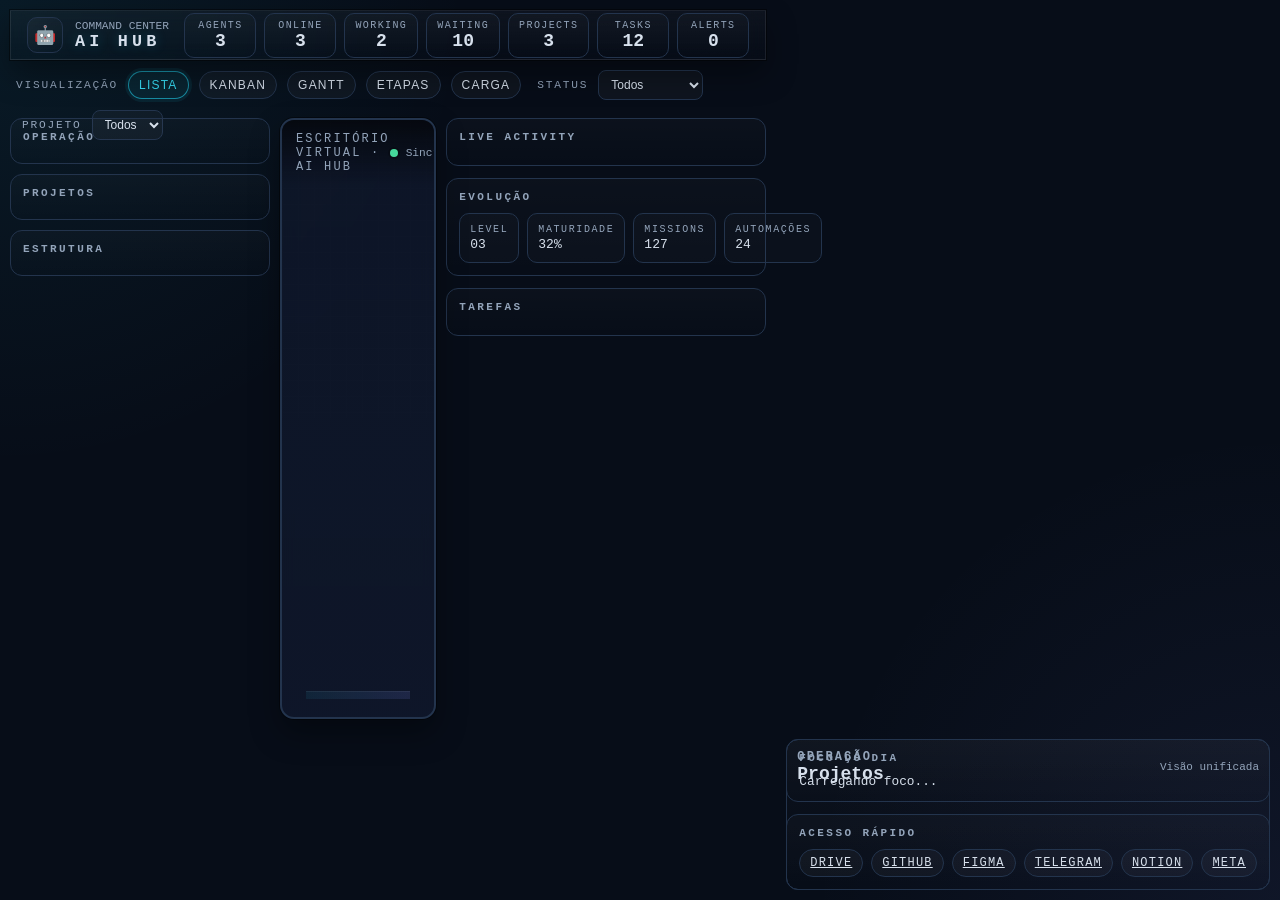
<file: index.html>
<!DOCTYPE html>
<html lang="pt-BR">
<head>
  <meta charset="UTF-8" />
  <meta name="viewport" content="width=device-width, initial-scale=1.0" />
  <title>AI HUB — AI AGENT COMMAND CENTER</title>
  <link rel="stylesheet" href="./src/styles/theme.css">
</head>
<body>
  <div class="app">
    <!-- Header -->
    <header class="header glass" style="grid-area:header">
      <div class="flex items-center gap-3">
        <div class="avatar">🤖</div>
        <div>
          <div class="text-xs text-dim">COMMAND CENTER</div>
          <h1>AI HUB</h1>
        </div>
      </div>
      <div class="kpis" id="kpis">
        <div class="kpi"><span class="label">Agents</span><span class="value" id="kpi-agents">3</span></div>
        <div class="kpi"><span class="label">Online</span><span class="value" id="kpi-online">3</span></div>
        <div class="kpi"><span class="label">Working</span><span class="value" id="kpi-working">2</span></div>
        <div class="kpi"><span class="label">Waiting</span><span class="value" id="kpi-waiting">10</span></div>
        <div class="kpi"><span class="label">Projects</span><span class="value" id="kpi-projects">3</span></div>
        <div class="kpi"><span class="label">Tasks</span><span class="value" id="kpi-tasks">12</span></div>
        <div class="kpi"><span class="label">Alerts</span><span class="value" id="kpi-alerts">0</span></div>
      </div>
    </header>

    <header class="header-controls">
      <span class="text-xs text-dim" style="letter-spacing:0.16em;text-transform:uppercase">Visualização</span>
      <button class="chip active" data-view="list">Lista</button>
      <button class="chip" data-view="kanban">Kanban</button>
      <button class="chip" data-view="gantt">Gantt</button>
      <button class="chip" data-view="steps">Etapas</button>
      <button class="chip" data-view="workload">Carga</button>
      <span class="text-xs text-dim" style="margin-left:6px;letter-spacing:0.16em;text-transform:uppercase">Status</span>
      <select id="filter-status">
        <option value="all">Todos</option>
        <option value="WORKING">Trabalhando</option>
        <option value="WAITING">Aguardando</option>
        <option value="ANALYZING">Analisando</option>
        <option value="OFFLINE">Offline</option>
      </select>
      <span class="text-xs text-dim" style="margin-left:6px;letter-spacing:0.16em;text-transform:uppercase">Projeto</span>
      <select id="filter-project">
        <option value="all">Todos</option>
      </select>
    </header>

    <!-- Nav -->
    <nav class="nav" id="nav">
      <div class="nav-section">
        <h3>Operação</h3>
        <div id="agent-list"></div>
      </div>
      <div class="nav-section">
        <h3>Projetos</h3>
        <div id="project-list"></div>
      </div>
      <div class="nav-section">
        <h3>Estrutura</h3>
        <div class="hierarchy" id="hierarchy"></div>
      </div>
    </nav>

    <!-- Office -->
    <section class="office glass" id="office">
      <div class="office-header">
        <div class="office-title">Escritório Virtual · AI HUB</div>
        <div class="flex items-center gap-2">
          <span class="status-dot status-ONLINE"></span>
          <span class="text-xs text-dim">Sincronizado</span>
        </div>
      </div>
      <div class="stage" id="stage"></div>
      <div class="office-floor"></div>
      <div class="office-tooltip" id="office-tooltip"></div>
    </section>

    <section class="main-view" id="main-view">
      <div style="display:flex;align-items:center;justify-content:space-between;margin-bottom:8px">
        <div>
          <div style="font-size:12px;font-weight:700;letter-spacing:0.18em;text-transform:uppercase;color:var(--text-dim)">Operação</div>
          <div style="font-size:18px;font-weight:700" id="view-title">Projetos</div>
        </div>
        <div style="font-size:11px;color:var(--text-dim)" id="view-subtitle">Visão unificada</div>
      </div>
      <div id="view-stage" style="flex:1;min-height:0;overflow:auto"></div>
    </section>

    <!-- Right panels -->
    <aside class="right">
      <div class="panel">
        <h3>Live Activity</h3>
        <div class="feed" id="feed"></div>
      </div>
      <div class="panel">
        <h3>Evolução</h3>
        <div class="flex gap-2 text-xs">
          <div class="field"><span class="k">Level</span><span class="v">03</span></div>
          <div class="field"><span class="k">Maturidade</span><span class="v">32%</span></div>
          <div class="field"><span class="k">Missions</span><span class="v">127</span></div>
          <div class="field"><span class="k">Automações</span><span class="v">24</span></div>
        </div>
      </div>
      <div class="panel">
        <h3>Tarefas</h3>
        <div id="task-list"></div>
      </div>
    </aside>

    <aside class="right2">
      <div class="panel">
        <h3>Foco do Dia</h3>
        <div id="focus-day" class="text-sm" style="margin-top:4px">Carregando foco...</div>
      </div>
      <div class="panel">
        <h3>Acesso Rápido</h3>
        <div class="flex gap-2 text-xs" style="flex-wrap:wrap;margin-top:4px">
          <a class="chip" href="https://drive.google.com" target="_blank" rel="noopener">Drive</a>
          <a class="chip" href="https://github.com/flavio-guedes" target="_blank" rel="noopener">GitHub</a>
          <a class="chip" href="https://www.figma.com" target="_blank" rel="noopener">Figma</a>
          <a class="chip" href="https://telegram.org" target="_blank" rel="noopener">Telegram</a>
          <a class="chip" href="https://www.notion.so" target="_blank" rel="noopener">Notion</a>
          <a class="chip" href="https://www.meta.com" target="_blank" rel="noopener">Meta</a>
        </div>
      </div>
    </aside>

    <!-- Detail sidebar -->
    <aside class="detail" id="detail">
      <div class="hero">
        <div class="flex items-center gap-3">
          <div class="avatar" id="detail-avatar"></div>
          <div>
            <div style="font-size:18px;font-weight:700" id="detail-name"></div>
            <div class="text-xs text-dim" id="detail-role"></div>
          </div>
        </div>
      </div>
      <div class="fields" id="detail-fields"></div>
    </aside>
  </div>

  <script>
    // 1. DATA LAYER — carrega de JSON externo
    let data = {};
    async function loadData() {
      try {
        const res = await fetch('./src/data/ai-hub.json', { cache: 'no-store' });
        if (!res.ok) throw new Error('Falha ao carregar dados');
        data = await res.json();
      } catch (e) {
        console.error(e);
        data = { humans: [], agents: [], talentPool: [], projects: [], tasks: [], feed: [] };
      }
      refresh();
    }

    // -----------------------
    // 2. STATE
    // -----------------------
    let selectedAgentId = null;
    let selectedTalentId = null;

    // -----------------------
    // 3. RENDER HELPERS
    // -----------------------
    const $ = (sel) => document.querySelector(sel);
    const $$ = (sel) => Array.from(document.querySelectorAll(sel));

    function statusClass(status) {
      return "status-" + status.replace(" ", "_").replace("/", "_");
    }

    function renderKPIs() {
      const agents = [...data.humans, ...data.agents];
      const online = agents.filter(a => a.status !== "OFFLINE").length;
      const working = agents.filter(a => a.status === "WORKING").length;
      const waiting = data.talentPool.length + agents.filter(a => a.status === "WAITING" || a.status === "OFFLINE").length;
      $("#kpi-agents").textContent = String(agents.length).padStart(2, "0");
      $("#kpi-online").textContent = String(online).padStart(2, "0");
      $("#kpi-working").textContent = String(working).padStart(2, "0");
      $("#kpi-waiting").textContent = String(waiting).padStart(2, "0");
      $("#kpi-projects").textContent = String(data.projects.length).padStart(2, "0");
      $("#kpi-tasks").textContent = String(data.tasks.length).padStart(2, "0");
      $("#kpi-alerts").textContent = "00";
    }

    function stepHTML(id, step) {
      const key = String(step.status || "").toLowerCase();
      let css = "step-status-todo";
      let icon = "⬜";
      if (key.includes("conclu") || key.includes("done") || key.includes("complete")) { css = "step-status-done"; icon = "✅"; }
      else if (key.includes("andamento") || key.includes("doing") || key.includes("working")) { css = "step-status-doing"; icon = "🔵"; }
      return `
        <div class="step">
          <div class="step-icon">${icon}</div>
          <div class="step-body">
            <div class="step-title">${step.title}</div>
            <div class="step-meta">${step.status || "Sem status"}</div>
          </div>
          <span class="step-pill ${css}">${step.status || "—"}</span>
        </div>
      `;
    }

    function renderAgentList() {
      const container = $("#agent-list");
      container.innerHTML = "";
      data.humans.forEach(h => container.appendChild(rowFor(h, true)));
      data.agents.forEach(a => container.appendChild(rowFor(a, false)));
    }

    function rowFor(entity, isHuman) {
      const row = document.createElement("div");
      row.className = "agent-row" + (selectedAgentId === entity.id ? " active" : "");
      row.dataset.id = entity.id;
      row.innerHTML = `
        <div class="avatar" style="border-color:${entity.color || 'var(--border)'}">${entity.emoji}</div>
        <div style="flex:1;min-width:0">
          <div style="font-size:13px;font-weight:600;white-space:nowrap;overflow:hidden;text-overflow:ellipsis">${entity.name}</div>
          <div class="text-xs text-dim">${entity.role}</div>
        </div>
        <div class="status-dot ${statusClass(entity.status)}"></div>
      `;
      row.addEventListener("click", () => openDetail(entity));
      return row;
    }

    function renderTalentList() {
      const container = $("#talent-list");
      if (!container) return;
      container.innerHTML = "";
      data.talentPool.slice(0, 4).forEach(t => {
        const row = document.createElement("div");
        row.className = "agent-row" + (selectedTalentId === t.id ? " active" : "");
        row.dataset.id = t.id;
        row.innerHTML = `
          <div class="avatar">${t.emoji}</div>
          <div style="flex:1;min-width:0">
            <div style="font-size:13px;font-weight:600">${t.name}</div>
            <div class="text-xs text-dim">${t.role} · ⏳ Waiting</div>
          </div>
        `;
        row.addEventListener("click", () => { selectedTalentId = t.id; renderTalentList(); renderTalentGrid(); });
        container.appendChild(row);
      });
    }

    function renderProjectList() {
      const container = $("#project-list");
      container.innerHTML = "";
      data.projects.forEach(p => {
        const row = document.createElement("div");
        row.className = "agent-row";
        row.innerHTML = `
          <div class="avatar">📁</div>
          <div style="flex:1;min-width:0">
            <div style="font-size:13px;font-weight:600;white-space:nowrap;overflow:hidden;text-overflow:ellipsis">${p.name}</div>
            <div class="text-xs text-dim">${p.agents.length} agentes · ${p.progress}%</div>
          </div>
        `;
        const milestones = (p.milestones || []).filter(Boolean);
        const panel = document.createElement("div");
        panel.className = "expandable";
        panel.innerHTML = milestones.length
          ? milestones.map((m, idx) => stepHTML(p.id + "-p-" + idx, m)).join("")
          : `<div class="text-xs text-dim">Sem etapas definidas.</div>`;
        row.addEventListener("click", () => {
          panel.classList.toggle("open");
          row.classList.toggle("active");
        });
        container.appendChild(row);
        container.appendChild(panel);
      });
    }

    function renderTaskList() {
      const container = $("#task-list");
      if (!container) return;
      container.innerHTML = "";
      const grouped = {};
      (data.tasks || []).forEach(t => {
        const project = t.project || "Geral";
        grouped[project] = grouped[project] || [];
        grouped[project].push(t);
      });
      Object.keys(grouped).forEach(project => {
        const groupTitle = document.createElement("div");
        groupTitle.style.cssText = "font-size:10px;color:var(--text-dim);letter-spacing:0.14em;text-transform:uppercase;margin-top:10px;margin-bottom:4px";
        groupTitle.textContent = project;
        container.appendChild(groupTitle);
        grouped[project].forEach(t => {
          const item = document.createElement("div");
          item.className = "agent-row";
          const milestoneCount = (t.milestones || []).filter(Boolean).length;
          item.innerHTML = `
            <div class="avatar" style="font-size:12px">📌</div>
            <div style="flex:1;min-width:0">
              <div style="font-size:12px;font-weight:600;white-space:nowrap;overflow:hidden;text-overflow:ellipsis">${t.title}</div>
              <div class="text-xs text-dim">${t.status || ""} · ${milestoneCount} etapas</div>
            </div>
            <div style="font-size:11px;color:var(--text)">${t.progress ?? 0}%</div>
          `;
          const milestonePanel = document.createElement("div");
          milestonePanel.className = "expandable";
          const milestones = (t.milestones || []).filter(Boolean);
          milestonePanel.innerHTML = milestones.length
            ? milestones.map((m, idx) => stepHTML(t.id + "-t-" + idx, m)).join("")
            : `<div class="text-xs text-dim">Sem etapas.</div>`;
          item.addEventListener("click", () => {
            milestonePanel.classList.toggle("open");
            item.classList.toggle("active");
          });
          container.appendChild(item);
          container.appendChild(milestonePanel);
        });
      });
    }

    function renderHierarchy() {
      const el = $("#hierarchy");
      const humans = data.humans.map(h => ({ ...h, children: [] }));
      const agents = data.agents.map(a => ({ ...a, children: [] }));
      const pixelion = humans[0];
      const logix = agents.find(a => a.id === "logix");
      const creatives = agents.filter(a => a.department === "Creative");
      const products = agents.filter(a => a.department === "Product");
      const strategy = agents.filter(a => a.department === "Strategy");

      const buildNode = (n) => `<div class="h-node"><div style="font-weight:700">${n.emoji} ${n.name}</div><div class="text-xs text-dim">${n.role}</div></div>`;
      el.innerHTML = `
        ${buildNode(pixelion)}
        <div class="h-branch"></div>
        ${buildNode(logix)}
        <div class="h-row">
          <div style="display:flex;flex-direction:column;align-items:center;gap:8px">
            ${creatives.map(c => `<div>${buildNode(c)}</div>`).join("")}
          </div>
          <div style="display:flex;flex-direction:column;align-items:center;gap:8px">
            ${products.map(p => `<div>${buildNode(p)}</div>`).join("")}
          </div>
          <div style="display:flex;flex-direction:column;align-items:center;gap:8px">
            ${strategy.map(s => `<div>${buildNode(s)}</div>`).join("")}
          </div>
        </div>
      `;
    }

    function drawPixelSprite(canvas, rows, palette) {
      const ctx = canvas.getContext('2d');
      canvas.width = rows[0].length;
      canvas.height = rows.length;
      ctx.imageSmoothingEnabled = false;
      ctx.clearRect(0,0,canvas.width,canvas.height);
      rows.forEach((row, y) => {
        [...row].forEach((ch, x) => {
          const color = palette[ch];
          if (!color || color === 'transparent') return;
          ctx.fillStyle = color;
          ctx.fillRect(x, y, 1, 1);
        });
      });
    }

    const PX = {
      '.': 'transparent',
      '#': '#0b1020',
      'W': '#e2e8f0',
      'S': '#1f2937',
      'B': '#334155',
      'Y': '#fbbf24',
      'G': '#34d399',
      'R': '#f87171',
      'C': '#c084fc',
      'M': '#60a5fa',
      'O': '#f97316',
      'P': '#22d3ee',
      'D': '#fde68a'
    };

    const CHAR = {
      master: [
        '..DWW.',
        '.DWWWD',
        '.WWWWW',
        'WWWWWW',
        '.BBBB.',
        '.BBBB.',
        '..B.B.',
        '..B.B.',
        '..S.S.',
        '..S.S.'
      ],
      'creative-director': [
        '..CWW.',
        '.CWWWC',
        '.WWWWW',
        'WWWWWW',
        '.BBBB.',
        '.BBBB.',
        '..B.B.',
        '..B.B.',
        '..S.S.',
        '..S.S.'
      ],
      'product-designer': [
        '..MWM.',
        '.MWWWM',
        '.WWWWW',
        'WWWWWW',
        '.BBBB.',
        '.BBBB.',
        '..B.B.',
        '..B.B.',
        '..S.S.',
        '..S.S.'
      ],
      flavio: [
        '..YWW.',
        '.YWWWY',
        '.WWWWW',
        'WWWWWW',
        '.BBBB.',
        '.BBBB.',
        '..B.B.',
        '..B.B.',
        '..S.S.',
        '..S.S.'
      ]
    };

    const DECOR = {
      board: {
        label: 'Aprovações',
        svg: `<svg xmlns='http://www.w3.org/2000/svg' width='72' height='56' viewBox='0 0 72 56' shape-rendering='crispEdges'><rect x='4' y='4' width='64' height='48' fill='#0f172a'/><rect x='4' y='4' width='64' height='6' fill='#1e293b'/><rect x='12' y='16' width='20' height='4' fill='#334155'/><rect x='12' y='24' width='40' height='4' fill='#334155'/><rect x='12' y='32' width='32' height='4' fill='#334155'/><rect x='56' y='40' width='8' height='10' fill='#fbbf24' opacity='.9'/></svg>`
      },
      screen: {
        label: 'Ferramentas',
        svg: `<svg xmlns='http://www.w3.org/2000/svg' width='72' height='56' viewBox='0 0 72 56' shape-rendering='crispEdges'><rect x='8' y='6' width='56' height='38' fill='#0b1020'/><rect x='12' y='10' width='48' height='6' fill='#22d3ee' opacity='.35'/><rect x='12' y='20' width='48' height='4' fill='#1f2937'/><rect x='12' y='28' width='32' height='4' fill='#1f2937'/><rect x='12' y='36' width='24' height='4' fill='#1f2937'/><rect x='24' y='44' width='24' height='4' fill='#334155'/></svg>`
      },
      shelf: {
        label: 'Projetos',
        svg: `<svg xmlns='http://www.w3.org/2000/svg' width='72' height='56' viewBox='0 0 72 56' shape-rendering='crispEdges'><rect x='4' y='8' width='64' height='4' fill='#1f2937'/><rect x='4' y='28' width='64' height='4' fill='#1f2937'/><rect x='12' y='10' width='16' height='18' fill='#c084fc' opacity='.35'/><rect x='32' y='10' width='16' height='18' fill='#22d3ee' opacity='.35'/><rect x='52' y='10' width='10' height='18' fill='#fbbf24' opacity='.35'/></svg>`
      },
      meeting: {
        label: 'Reuniões',
        svg: `<svg xmlns='http://www.w3.org/2000/svg' width='72' height='56' viewBox='0 0 72 56' shape-rendering='crispEdges'><rect x='8' y='24' width='56' height='4' fill='#334155'/><rect x='16' y='28' width='12' height='14' fill='#1f2937'/><rect x='44' y='28' width='12' height='14' fill='#1f2937'/><rect x='20' y='16' width='8' height='8' fill='#60a5fa' opacity='.6'/><rect x='44' y='16' width='8' height='8' fill='#c084fc' opacity='.6'/></svg>`
      },
      plant: {
        label: 'Clima',
        svg: `<svg xmlns='http://www.w3.org/2000/svg' width='72' height='56' viewBox='0 0 72 56' shape-rendering='crispEdges'><rect x='28' y='36' width='16' height='12' fill='#1f2937'/><rect x='24' y='32' width='24' height='4' fill='#334155'/><rect x='32' y='14' width='12' height='18' fill='#46D89C' opacity='.35'/><rect x='28' y='22' width='4' height='10' fill='#1f2937'/></svg>`
      },
      clock: {
        label: 'Tempo',
        svg: `<svg xmlns='http://www.w3.org/2000/svg' width='72' height='56' viewBox='0 0 72 56' shape-rendering='crispEdges'><rect x='20' y='10' width='32' height='32' fill='#0f172a'/><rect x='20' y='10' width='32' height='32' fill='none' stroke='#23344D' stroke-width='2'/><rect x='36' y='14' width='4' height='16' fill='#FFC247' opacity='.8'/><rect x='34' y='28' width='14' height='4' fill='#36D8F0' opacity='.8'/></svg>`
      }
    };

    const OFFICE_TOOLTIPS = {
      'pixelion': '🧑‍💼 Pixelion — Comando',
      'logix': '⚙️ Logi-X — Operações',
      'visiona': '🎨 Visiona — Criativo',
      'uxel': '🧩 Uxel — Produto',
      'stratego': '♟️ Stratego — Estratégia'
    };

    function spriteHTMLFor(entity) {
      const color = entity.color || '#22d3ee';
      const svg = `<svg xmlns='http://www.w3.org/2000/svg' width='64' height='80' viewBox='0 0 64 80' shape-rendering='crispEdges'><rect x='20' y='4' width='24' height='6' fill='${color}' /><rect x='12' y='10' width='40' height='10' fill='${color}' /><rect x='4' y='20' width='56' height='12' fill='${color}' /><rect x='8' y='32' width='48' height='12' fill='${color}' /><rect x='4' y='44' width='56' height='12' fill='${color}' /><rect x='16' y='56' width='32' height='10' fill='${color}' /><rect x='24' y='66' width='16' height='6' fill='${color}' /><rect x='20' y='4' width='24' height='6' fill='white' opacity='.15' /><rect x='12' y='10' width='40' height='10' fill='white' opacity='.1' /><rect x='20' y='14' width='24' height='2' fill='white' opacity='.2' /></svg>`;
      const desk = entity.monitor ? '<div class="desk"></div>' : '';
      const monitor = entity.monitor ? '<div class="monitor"></div>' : '';
      return `<div class="sprite-pixel">${desk}${monitor}${svg}<div class="status-badge">${entity.status.replace('_',' ')}</div></div>`;
    }

    function renderStage() {
      const stage = $("#stage");
      stage.innerHTML = "";
      const slots = [
        { x: 2, y: 1, w: 3, h: 3, entity: data.humans.find(a => a.id === "pixelion"), zone: "Command" },
        { x: 7, y: 1, w: 3, h: 3, entity: data.agents.find(a => a.id === "logix"), zone: "Operations" },
        { x: 2, y: 5, w: 3, h: 3, entity: data.agents.find(a => a.id === "uxel"), zone: "Product" },
        { x: 7, y: 5, w: 3, h: 3, entity: data.agents.find(a => a.id === "visiona"), zone: "Creative" }
      ];
      slots.forEach(s => {
        if (!s.entity) return;
        const spot = document.createElement("div");
        spot.className = "agent-spot";
        spot.dataset.status = s.entity.status;
        spot.style.gridColumn = `${s.x} / span ${s.w}`;
        spot.style.gridRow = `${s.y} / span ${s.h}`;
        const isWaiting = s.entity.status === "WAITING";
        spot.innerHTML = `<div class="sprite">${spriteHTMLFor(s.entity)}</div>`;
        spot.addEventListener("click", () => openDetail(s.entity));
        stage.appendChild(spot);
      });

      const decors = [
        { key: "shelf", x: 9, y: 2, w: 3, h: 3 },
        { key: "board", x: 1, y: 5, w: 3, h: 3 },
        { key: "meeting", x: 1, y: 1, w: 2, h: 2 },
        { key: "screen", x: 10, y: 6, w: 3, h: 2 },
        { key: "plant", x: 4, y: 6, w: 2, h: 2 },
        { key: "clock", x: 9, y: 5, w: 2, h: 2 }
      ];
      decors.forEach(d => {
        const item = document.createElement("div");
        item.className = "agent-spot decor interactive";
        item.style.gridColumn = `${d.x} / span ${d.w}`;
        item.style.gridRow = `${d.y} / span ${d.h}`;
        item.dataset.status = "";
        item.dataset.decorLabel = DECOR[d.key].label;
        item.innerHTML = `<div style="padding:10px;display:flex;flex-direction:column;gap:10px">
          ${DECOR[d.key].svg}
          <div class="office-label">${DECOR[d.key].label}</div>
        </div>`;
        item.addEventListener("click", () => {
          if (d.key === "shelf") {
            const projects = data.projects || [];
            if (projects.length) {
              const first = projects[0];
              openDetail({
                id: first.id,
                name: first.name,
                role: "Projeto",
                emoji: "📁",
                status: "Ativo",
                project: first.name,
                task: `${first.progress}%`,
                progress: first.progress,
                lastActivity: "—",
                nextAction: "Ver milestones",
                coordinator: "—",
                location: "Painel"
              });
            }
          }
        });
        item.addEventListener("mouseenter", (evt) => {
          const tooltip = $("#office-tooltip");
          tooltip.textContent = DECOR[d.key].label;
          tooltip.classList.add("visible");
          positionTooltip(evt);
        });
        item.addEventListener("mouseleave", () => {
          const tooltip = $("#office-tooltip");
          tooltip.classList.remove("visible");
        });
        item.addEventListener("mousemove", positionTooltip);
        stage.appendChild(item);
      });
    }

    function positionTooltip(evt) {
      const tooltip = $("#office-tooltip");
      const office = $("#office");
      const rect = office.getBoundingClientRect();
      const x = evt.clientX - rect.left + 10;
      const y = evt.clientY - rect.top + 10;
      tooltip.style.left = `${x}px`;
      tooltip.style.top = `${y}px`;
    }

    function renderFeed() {
      const feed = $("#feed");
      feed.innerHTML = "";
      data.feed.forEach(item => {
        const el = document.createElement("div");
        el.className = "feed-item";
        el.innerHTML = `
          <div class="dot" style="background:${item.color}"></div>
          <div class="time">${item.time}</div>
          <div class="msg">${item.msg}</div>
        `;
        feed.appendChild(el);
      });
    }

    function renderFocus() {
      const el = $("#focus-day");
      if (!el) return;
      const working = (data.agents || []).filter(a => a.status === "WORKING");
      if (!working.length) {
        el.textContent = "Nenhum agente em foco no momento.";
        return;
      }
      const names = working.map(a => a.name).join(", ");
      el.innerHTML = `<div style="font-weight:700">${names}</div><div class="text-xs text-dim" style="margin-top:4px">Operação ativa agora</div>`;
    }

    let currentView = 'list';
    function setView(view) {
      currentView = view;
      document.querySelectorAll('.header-controls .chip').forEach(btn => {
        btn.classList.toggle('active', btn.dataset.view === view);
      });
      renderView();
    }

    function renderView() {
      const container = $("#view-stage");
      if (!container) return;
      const projects = data.projects || [];
      const tasks = data.tasks || [];
      const agents = [...(data.humans || []), ...(data.agents || [])];

      if (currentView === 'list') {
        container.innerHTML = projects.map(p => `
          <div class="step">
            <div class="step-icon">📁</div>
            <div class="step-body">
              <div class="step-title">${p.name}</div>
              <div class="step-meta">${p.status} · ${p.progress}%</div>
            </div>
            <span class="step-pill step-status-doing">${p.progress}%</span>
          </div>
        `).join("") || `<div class="text-xs text-dim">Sem projetos.</div>`;
      } else if (currentView === 'kanban') {
        const cols = ['Backlog','Em andamento','Em revisão','Concluído'];
        const map = { 'Backlog': [], 'Em andamento': [], 'Em revisão': [], 'Concluído': [] };
        (tasks || []).forEach(t => {
          const s = t.status || 'Backlog';
          if (!map[s]) map[s] = [];
          map[s].push(t);
        });
        container.innerHTML = `<div class="flex gap-2" style="flex-wrap:wrap;gap:8px">
          ${cols.map(c => `<div style="flex:1;min-width:120px">
            <div class="text-xs text-dim" style="margin-bottom:4px">${c}</div>
            <div style="display:flex;flex-direction:column;gap:6px">
              ${(map[c] || []).map(t => `<div class="step" style="cursor:default">
                <div class="step-body"><div class="step-title">${t.title}</div></div>
                <span class="step-pill step-status-todo">${t.progress ?? 0}%</span>
              </div>`).join('')}
            </div>
          </div>`).join('')}
        </div>`;
      } else if (currentView === 'gantt') {
        const bars = (tasks || []).map((t, idx) => {
          const start = idx * 18;
          const width = Math.max(18, (t.progress || 0) * 1.8);
          const agent = agents.find(a => a.id === (t.agentId || a.id)) || { name: '—', color: 'var(--accent)' };
          return `<div style="display:flex;align-items:center;gap:10px;margin-bottom:6px">
            <div style="width:90px;font-size:11px;color:var(--text-dim)">${t.title}</div>
            <div style="flex:1;height:10px;border-radius:999px;background:rgba(255,255,255,0.06);overflow:hidden;position:relative">
              <div style="position:absolute;left:${start}px;top:0;height:100%;width:${width}px;border-radius:999px;background:${agent.color || 'var(--accent)'};opacity:.85"></div>
            </div>
            <div style="width:36px;text-align:right;font-size:10px;color:var(--text-dim)">${t.progress ?? 0}%</div>
          </div>`;
        }).join('');
        container.innerHTML = bars || `<div class="text-xs text-dim">Sem tarefas.</div>`;
      } else if (currentView === 'steps') {
        const all = [...(tasks || [])].map(t => ({ ...t, type: 'task' }));
        container.innerHTML = all.map((item, idx) => stepHTML('v-' + idx, { title: item.title, status: item.status })).join('');
      } else if (currentView === 'workload') {
        const list = agents.map(a => {
          const count = (tasks || []).filter(t => t.agentId === a.id).length;
          const progress = Math.min(100, count * 25 + (a.progress || 0));
          return `<div style="display:flex;align-items:center;gap:10px;margin-bottom:8px">
            <div style="width:32px;text-align:center">${a.emoji}</div>
            <div style="flex:1;min-width:0;font-size:12px;white-space:nowrap;overflow:hidden;text-overflow:ellipsis">${a.name}</div>
            <div style="width:80px;height:8px;border-radius:999px;background:rgba(255,255,255,0.06);overflow:hidden">
              <div style="width:${progress}%;height:100%;border-radius:999px;background:${a.color || 'var(--accent)'}"></div>
            </div>
            <div style="width:32px;text-align:right;font-size:10px;color:var(--text-dim)">${count}</div>
          </div>`;
        }).join('');
        container.innerHTML = list || `<div class="text-xs text-dim">Sem agentes.</div>`;
      }
    }

    function refreshFilters() {
      const statusEl = $("#filter-status");
      const projectEl = $("#filter-project");
      if (!statusEl || !projectEl) return;
      const projects = data.projects || [];
      projectEl.innerHTML = `<option value="all">Todos</option>` +
        projects.map(p => `<option value="${p.name}">${p.name}</option>`).join("");
    }

    function renderTalentGrid() {
      const grid = $("#talent-grid");
      if (!grid) return;
      grid.innerHTML = "";
      (data.talentPool || []).forEach(t => {
        const card = document.createElement("div");
        card.className = "talent-card";
        card.innerHTML = `
          <div class="avatar">${t.emoji}</div>
          <div class="name">${t.name}</div>
          <div class="role">${t.role}</div>
          <div class="chair"></div>
        `;
        card.addEventListener("click", () => { selectedTalentId = t.id; renderTalentList(); renderTalentGrid(); $("#hire-status").textContent = `Selecionado: ${t.name}`; });
        grid.appendChild(card);
      });
    }

    function renderDetail(entity) {
      $("#detail-avatar").textContent = entity.emoji || "📄";
      $("#detail-name").textContent = entity.name || entity.id;
      $("#detail-role").textContent = entity.role || "";
      const fields = $("#detail-fields");
      fields.innerHTML = "";
      const map = [
        { k: "STATUS", v: entity.status || "—", color: true },
        { k: "PROJECT", v: entity.project || entity.name || "—" },
        { k: "CURRENT TASK", v: entity.task || "—" },
        { k: "PROGRESS", v: (entity.progress ?? 0) + "%" },
        { k: "LAST ACTIVITY", v: entity.lastActivity || "—" },
        { k: "NEXT ACTION", v: entity.nextAction || "—" },
        { k: "COORDINATOR", v: entity.coordinator || "—" },
        { k: "LOCATION", v: entity.location || "—" }
      ];
      map.forEach(item => {
        const f = document.createElement("div");
        f.className = "field";
        f.innerHTML = `<div class="k">${item.k}</div><div class="v" ${item.color ? `style="color:var(--accent)"` : ''}>${item.v}</div>`;
        fields.appendChild(f);
      });

      const milestones = entity.milestones || [];
      if (milestones.length) {
        const section = document.createElement("div");
        section.className = "field";
        section.style.marginTop = "6px";
        section.innerHTML = `<div class="k">MILESTONES</div>`;
        milestones.forEach((m, idx) => {
          const row = document.createElement("div");
          row.style.cssText = "display:flex;align-items:center;gap:10px;padding:7px 0;border-bottom:1px solid var(--border)";
          row.innerHTML = `<div style="font-size:12px">${m.title}</div><div style="margin-left:auto;font-size:10px;color:var(--text-dim)">${m.status}</div>`;
          section.appendChild(row);
        });
        fields.appendChild(section);
      }

      $$(".agent-spot").forEach(el => el.classList.remove("selected"));
      const stageCard = Array.from($$(".agent-spot")).find(el => el.textContent.trim().startsWith(entity.emoji || ""));
      if (stageCard) stageCard.classList.add("selected");
    }

    function openDetail(entity) {
      selectedAgentId = entity.id;
      renderDetail(entity);
      $("#detail").classList.add("open");
      renderAgentList();
    }

    function closeDetail() {
      selectedAgentId = null;
      $("#detail").classList.remove("open");
      $$(".agent-spot").forEach(el => el.classList.remove("selected"));
      renderAgentList();
    }

    // -----------------------
    // 4. INTERACTIONS
    // -----------------------
    document.addEventListener("keydown", (e) => { if (e.key === "Escape") closeDetail(); });
    document.getElementById("btn-hire").addEventListener("click", () => {
      if (!selectedTalentId) { $("#hire-status").textContent = "Selecione um agente na Talent Pool."; return; }
      const idx = data.talentPool.findIndex(t => t.id === selectedTalentId);
      if (idx < 0) return;
      const talent = data.talentPool[idx];
      const statusEl = $("#hire-status");
      statusEl.textContent = `Contratando ${talent.name}...`;
      setTimeout(() => {
        const newAgent = {
          id: talent.id, name: talent.name, role: talent.role, emoji: talent.emoji,
          status: "WORKING", department: talent.role, project: "AI Hub", task: "Onboarding",
          progress: 0, lastActivity: new Date().toLocaleTimeString([], { hour: '2-digit', minute: '2-digit' }),
          nextAction: "Receber tarefa", coordinator: "Pixelion", isHired: true, location: "Escritório",
          color: "#FFC247", monitor: false
        };
        data.agents.push(newAgent);
        data.tasks.push({ id: "t" + Date.now(), agentId: newAgent.id, project: "AI Hub", title: "Onboarding", status: "WORKING", progress: 0 });
        data.feed.unshift({ time: new Date().toLocaleTimeString([], { hour: '2-digit', minute: '2-digit' }), msg: `${talent.name} foi contratado e entrou em operação.`, color: "#46D89C" });
        data.talentPool.splice(idx, 1);
        selectedTalentId = null;
        refresh();
        statusEl.textContent = `${talent.name} contratado com sucesso!`;
      }, 900);
    });

    document.addEventListener("click", (e) => {
      const detail = $("#detail");
      const office = $("#office");
      const nav = $("#nav");
      const right = document.querySelector(".right");
      const right2 = document.querySelector(".right2");
      if (!detail.contains(e.target) && !office.contains(e.target) && !nav.contains(e.target) && !right.contains(e.target) && !right2.contains(e.target)) closeDetail();
    });

    // -----------------------
    // 5. LIVE ACTIVITY SIMULATOR
    // -----------------------
    function simulateActivity() {
      const events = [
        () => { const a = data.agents[Math.floor(Math.random()*data.agents.length)]; return `${a.name} está atualizando progresso.`; },
        () => `Logi-X redistribuiu prioridades.`,
        () => `Novo evento sincronizado em ${new Date().toLocaleTimeString([], { hour: '2-digit', minute: '2-digit' })}.`,
        () => `Visiona finalizou revisão.`
      ];
      const colors = ["#36D8F0", "#B87CFF", "#69AFFF", "#46D89C", "#FFC247"];
      const msg = events[Math.floor(Math.random()*events.length)]();
      data.feed.unshift({ time: new Date().toLocaleTimeString([], { hour: '2-digit', minute: '2-digit' }), msg, color: colors[Math.floor(Math.random()*colors.length)] });
      if (data.feed.length > 30) data.feed.pop();
      renderFeed();
    }
    setInterval(simulateActivity, 7000);

    // -----------------------
    // 6. INIT + REFRESH
    // -----------------------
    function refresh() {
      renderKPIs();
      renderAgentList();
      renderTalentList();
      renderProjectList();
      renderHierarchy();
      renderStage();
      renderFeed();
      renderTalentGrid();
      renderTaskList();
      renderFocus();
      if (selectedAgentId) {
        const all = [...data.humans, ...data.agents];
        const found = all.find(a => a.id === selectedAgentId);
        if (found) renderDetail(found); else closeDetail();
      }
    }
    loadData();
  </script>
</body>
</html>
</file>
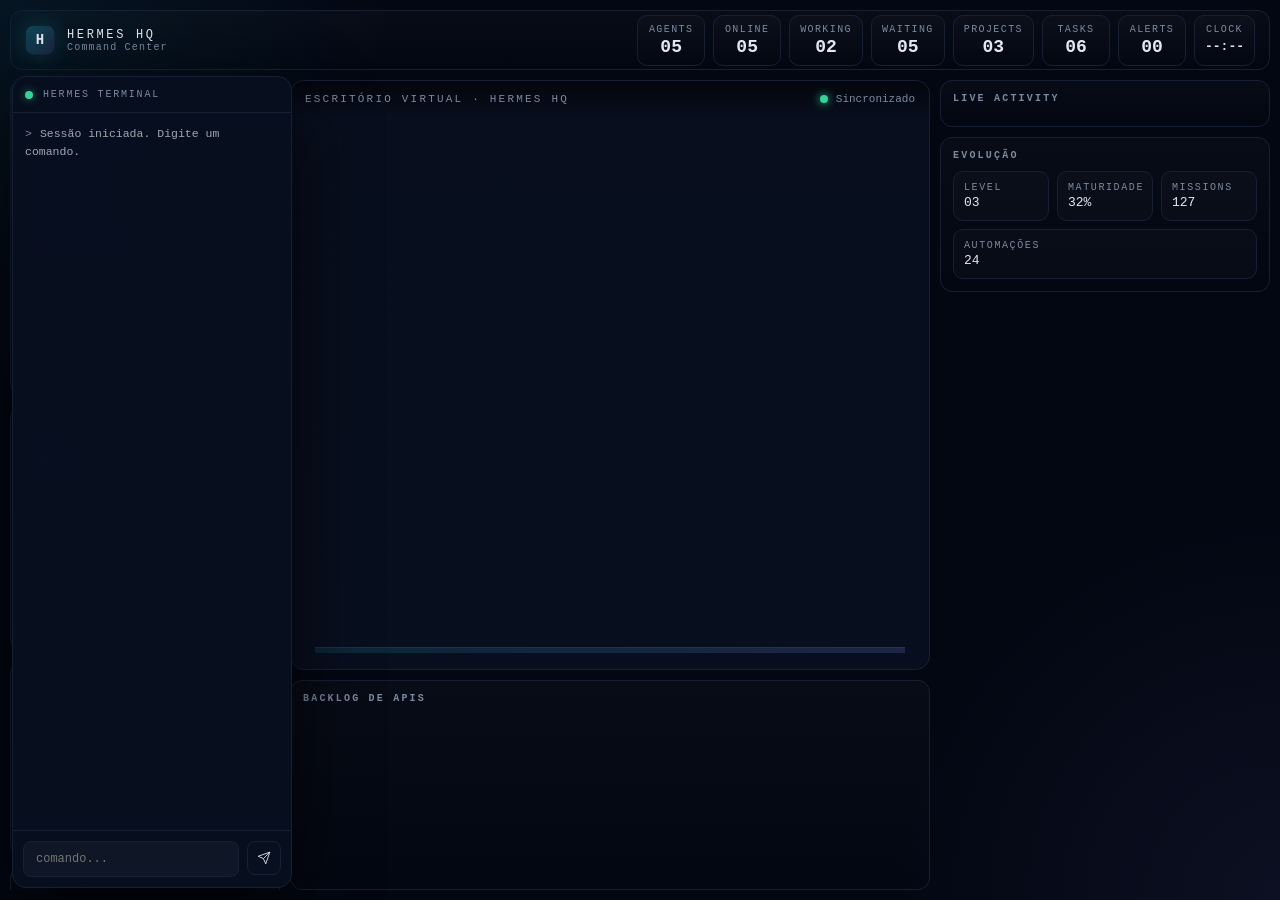
<file: hq.html>
<!DOCTYPE html>
<html lang="pt-BR">
<head>
  <meta charset="UTF-8" />
  <meta name="viewport" content="width=device-width, initial-scale=1.0" />
  <title>HERMES HQ</title>
  <style>
    :root {
      --bg: #030712;
      --panel: #080f1f;
      --panel-2: #0a1225;
      --border: #172033;
      --accent: #22d3ee;
      --accent-2: #818cf8;
      --green: #34d399;
      --blue: #60a5fa;
      --purple: #c084fc;
      --yellow: #fbbf24;
      --orange: #f97316;
      --red: #f87171;
      --muted: #94a3b8;
      --text: #e2e8f0;
      --text-dim: #7c8aa0;
    }
    * { box-sizing: border-box; margin: 0; padding: 0; }
    html, body { height: 100%; }
    body {
      background:
        radial-gradient(circle at top left, rgba(34,211,238,0.07), transparent 25%),
        radial-gradient(circle at bottom right, rgba(129,140,248,0.07), transparent 25%),
        var(--bg);
      color: var(--text);
      font-family: ui-monospace, SFMono-Regular, Menlo, Monaco, Consolas, "Liberation Mono", monospace;
      image-rendering: pixelated;
      overflow: hidden;
    }

    .app {
      display: grid;
      grid-template-columns: 270px 1fr 330px;
      grid-template-rows: 60px 1fr 210px;
      grid-template-areas:
        "header header header"
        "nav office right"
        "nav backlog right";
      height: 100vh;
      gap: 10px;
      padding: 10px;
    }

    /* Header */
    .header {
      grid-area: header;
      display: flex; align-items: center; justify-content: space-between;
      padding: 0 14px;
      border: 1px solid var(--border);
      background: linear-gradient(180deg, rgba(255,255,255,0.02), rgba(255,255,255,0.00));
      border-radius: 12px;
    }
    .header-left { display:flex; align-items:center; gap:12px; }
    .logo {
      width:30px; height:30px; border-radius:8px;
      border:1px solid var(--border);
      background: linear-gradient(135deg, rgba(34,211,238,0.25), rgba(129,140,248,0.15));
      box-shadow: 0 0 22px rgba(34,211,238,0.18);
      display:grid; place-items:center; font-size:14px; font-weight:700;
    }
    .brand { font-size:12px; letter-spacing:0.22em; text-transform:uppercase; }
    .brand small { color: var(--text-dim); letter-spacing:0.12em; display:block; font-size:10px; text-transform:none; }
    .kpis { display:flex; gap:8px; }
    .kpi {
      min-width:68px; padding:8px 10px; border-radius:10px;
      border:1px solid var(--border); background: linear-gradient(180deg, rgba(255,255,255,0.02), rgba(255,255,255,0.00));
      display:flex; flex-direction:column; align-items:center; gap:2px;
    }
    .kpi .label { font-size:10px; color: var(--text-dim); letter-spacing:0.14em; text-transform:uppercase; }
    .kpi .value { font-size:18px; font-weight:700; font-variant-numeric:tabular-nums; }

    /* Nav */
    .nav {
      grid-area: nav;
      display:flex; flex-direction:column; gap:10px;
      overflow:auto;
    }
    .nav-section {
      border-radius:12px; border:1px solid var(--border);
      background: linear-gradient(180deg, rgba(255,255,255,0.02), rgba(255,255,255,0.00));
      padding:12px;
    }
    .nav-section h3 {
      margin:0 0 8px; font-size:10px; letter-spacing:0.22em; text-transform:uppercase; color: var(--text-dim);
    }
    .agent-row {
      display:flex; align-items:center; gap:10px; padding:8px; border-radius:10px;
      cursor:pointer; border:1px solid transparent; transition: background .2s, border-color .2s;
    }
    .agent-row:hover { background: rgba(255,255,255,0.03); border-color: var(--border); }
    .agent-row.active { border-color: var(--accent); background: rgba(34,211,238,0.08); }
    .avatar {
      width:32px; height:32px; border-radius:8px; border:1px solid var(--border);
      background: linear-gradient(135deg, rgba(255,255,255,0.05), rgba(255,255,255,0.00));
      display:grid; place-items:center; font-size:16px;
    }
    .status-dot { width:8px; height:8px; border-radius:999px; margin-left:auto; box-shadow: 0 0 10px currentColor; }
    .status-ONLINE { background: var(--green); color: var(--green); }
    .status-WORKING { background: var(--green); color: var(--green); animation: pulse-ring 2.2s infinite; }
    .status-ANALYZING { background: var(--blue); color: var(--blue); }
    .status-IN_MEETING { background: var(--purple); color: var(--purple); }
    .status-WAITING { background: var(--yellow); color: var(--yellow); }
    .status-BLOCKED { background: var(--orange); color: var(--orange); }
    .status-ERROR { background: var(--red); color: var(--red); }
    .status-OFFLINE { background: var(--muted); color: var(--muted); }

    /* Office */
    .office {
      grid-area: office;
      border-radius:14px; overflow:hidden; position:relative;
      border:1px solid var(--border);
      background:
        linear-gradient(180deg, rgba(8,15,31,0.85), rgba(8,15,31,0.95)),
        repeating-linear-gradient(0deg, rgba(255,255,255,0.018) 0 1px, transparent 1px 16px),
        repeating-linear-gradient(90deg, rgba(255,255,255,0.018) 0 1px, transparent 1px 16px);
    }
    .office-header {
      position:absolute; top:0; left:0; right:0;
      display:flex; align-items:center; justify-content:space-between;
      padding:12px 14px; background: linear-gradient(180deg, rgba(0,0,0,0.6), transparent);
      z-index:5; pointer-events:none;
    }
    .office-header > * { pointer-events:auto; }
    .office-title { font-size:11px; letter-spacing:0.2em; text-transform:uppercase; color: var(--text-dim); }
    .office-floor {
      position:absolute; left:24px; right:24px; bottom:16px; height:6px;
      background: linear-gradient(90deg, rgba(34,211,238,0.12), rgba(129,140,248,0.18));
      border-top:1px solid rgba(255,255,255,0.06);
    }
    .stage {
      position:absolute; inset:0; display:grid;
      grid-template-columns: repeat(3, 1fr); grid-template-rows: repeat(2, 1fr);
      gap:18px; padding:52px 18px 32px; z-index:2;
    }
    .agent-spot {
      position:relative; display:grid; place-items:center;
      border-radius:14px; border:2px dashed rgba(255,255,255,0.08);
      background:
        repeating-linear-gradient(45deg, rgba(255,255,255,0.01) 0 2px, transparent 2px 10px),
        rgba(255,255,255,0.01);
      transition: transform .2s ease, border-color .2s ease, box-shadow .2s ease;
      cursor:pointer;
    }
    .agent-spot:hover { transform: translateY(-4px); border-color: rgba(34,211,238,0.45); box-shadow: 0 20px 40px rgba(0,0,0,0.4); }
    .sprite { position:relative; display:grid; place-items:center; }
    .sprite .char {
      width:56px; height:64px; border-radius:12px;
      display:grid; place-items:center; font-size:28px;
      border:2px solid rgba(255,255,255,0.12);
      background: linear-gradient(180deg, rgba(255,255,255,0.07), rgba(255,255,255,0.00));
      box-shadow: 0 0 0 1px rgba(0,0,0,0.6), 0 10px 18px rgba(0,0,0,0.45), inset 0 1px 0 rgba(255,255,255,0.25);
      position:relative;
    }
    .sprite .monitor {
      position:absolute; right:-14px; top:6px; width:32px; height:24px; border-radius:4px;
      border:2px solid rgba(255,255,255,0.2);
      background: linear-gradient(180deg, rgba(96,165,250,0.25), rgba(96,165,250,0.05));
      overflow:hidden;
    }
    .sprite .monitor::after {
      content:""; position:absolute; inset:3px;
      background: linear-gradient(180deg, rgba(96,165,250,0.75), rgba(96,165,250,0.1));
      animation: typing 1.4s infinite steps(2);
    }
    .sprite .desk {
      position:absolute; left:-18px; right:-18px; bottom:-10px; height:10px;
      background: rgba(255,255,255,0.07); border-top:2px solid rgba(255,255,255,0.12); border-radius:3px;
    }
    .sprite .chair {
      position:absolute; left:50%; bottom:-18px; transform:translateX(-50%); width:32px; height:16px;
      background: rgba(255,255,255,0.05); border:2px solid rgba(255,255,255,0.12); border-radius:6px 6px 3px 3px;
    }
    .sprite .status-badge {
      position:absolute; bottom:-8px; left:50%; transform:translateX(-50%);
      background: rgba(0,0,0,0.65); border:1px solid var(--border); padding:3px 8px; border-radius:999px;
      font-size:10px; letter-spacing:0.12em; text-transform:uppercase; color: var(--text-dim);
      white-space:nowrap; backdrop-filter: blur(4px);
    }
    .sprite-pixel { position:relative; width:56px; height:72px; image-rendering: pixelated; }
    .sprite-pixel canvas { display:block; width:100%; height:100%; }

    .agent-spot[data-status="WORKING"] .char { animation: float 3.2s ease-in-out infinite; }
    .agent-spot[data-status="ANALYZING"] .char { animation: float 3.8s ease-in-out infinite; }
    .agent-spot[data-status="IN_MEETING"] .char { animation: float 4.4s ease-in-out infinite; }
    .agent-spot[data-status="WAITING"] .char { animation: none; transform: translateY(2px); }
    .agent-spot[data-status="BLOCKED"] .char { animation: blink 1.6s infinite; }

    /* Right panel */
    .right {
      grid-area: right;
      display:flex; flex-direction:column; gap:10px;
    }
    .backlog {
      grid-area: backlog;
      display:flex; flex-direction:column; gap:10px;
    }
    .panel {
      border-radius:12px; border:1px solid var(--border);
      background: linear-gradient(180deg, rgba(255,255,255,0.02), rgba(255,255,255,0.00));
      padding:12px;
      display:flex; flex-direction:column;
      overflow:auto;
    }
    .panel h3 {
      margin:0 0 10px; font-size:10px; letter-spacing:0.22em; text-transform:uppercase; color: var(--text-dim);
    }
    .feed { display:flex; flex-direction:column; gap:8px; }
    .feed-item {
      display:flex; gap:10px; align-items:flex-start;
      padding:10px; border-radius:10px; border:1px solid var(--border);
      background: linear-gradient(180deg, rgba(255,255,255,0.02), rgba(255,255,255,0.00));
      animation: fadein .4s ease both;
    }
    .feed-item .time { color: var(--text-dim); font-size:11px; min-width:38px; font-variant-numeric:tabular-nums; }
    .feed-item .msg { font-size:12px; color: var(--text); line-height:1.35; }
    .feed-item .dot { width:6px; height:6px; border-radius:999px; margin-top:6px; flex-shrink:0; }

    .backlog-item {
      border:1px solid var(--border); border-radius:12px;
      background: linear-gradient(180deg, rgba(255,255,255,0.02), rgba(255,255,255,0.00));
      padding:12px 14px; display:flex; align-items:flex-start; gap:12px; cursor:pointer;
      transition: transform .15s ease, border-color .2s ease, background .2s ease;
    }
    .backlog-item:hover { transform: translateY(-2px); border-color: rgba(255,255,255,0.18); background: rgba(255,255,255,0.03); }
    .backlog-priority {
      min-width:28px; height:28px; border-radius:8px;
      border:1px solid var(--border);
      background: linear-gradient(180deg, rgba(34,211,238,0.12), rgba(34,211,238,0.03));
      display:flex; align-items:center; justify-content:center;
      font-size:10px; font-weight:600; letter-spacing:0.08em; text-transform:uppercase; color: rgba(226,232,240,0.75);
    }
    .backlog-info { flex:1; }
    .backlog-title { font-size:13px; font-weight:600; letter-spacing:0.02em; }
    .backlog-meta { font-size:11px; color: var(--text-dim); margin-top:3px; line-height:1.45; }
    .backlog-right { display:flex; flex-direction:column; align-items:flex-end; gap:6px; }
    .backlog-tag {
      font-size:10px; padding:4px 10px; border-radius:999px; border:1px solid var(--border); background: rgba(255,255,255,0.03);
      color: var(--text-dim); letter-spacing:0.08em; text-transform:uppercase;
    }
    .backlog-tag.high { border-color: rgba(248,113,113,0.45); color: rgba(248,113,113,0.9); box-shadow: 0 0 18px rgba(248,113,113,0.18); }
    .backlog-tag.medium { border-color: rgba(251,191,36,0.45); color: rgba(251,191,36,0.9); box-shadow: 0 0 18px rgba(251,191,36,0.18); }
    .backlog-tag.low { border-color: rgba(52,211,153,0.45); color: rgba(52,211,153,0.9); box-shadow: 0 0 18px rgba(52,211,153,0.18); }

    /* Detail */
    .detail {
      position:fixed; right:12px; top:76px; bottom:12px; width:330px; z-index:20;
      border-radius:14px; border:1px solid var(--border);
      background: linear-gradient(180deg, rgba(8,15,31,0.96), rgba(8,15,31,0.98)), rgba(0,0,0,0.6);
      backdrop-filter: blur(18px); box-shadow: 0 30px 80px rgba(0,0,0,0.7);
      display:none; flex-direction:column; overflow:auto;
    }
    .detail.open { display:flex; }
    .detail .hero { position:relative; padding:18px; border-bottom:1px solid var(--border); background: linear-gradient(180deg, rgba(34,211,238,0.1), rgba(129,140,248,0.08), transparent); }
    .detail .fields { display:flex; flex-direction:column; gap:10px; padding:14px; }
    .field {
      display:flex; flex-direction:column; gap:2px; padding:10px; border-radius:10px;
      border:1px solid var(--border); background: rgba(255,255,255,0.015);
    }
    .field .k { font-size:10px; letter-spacing:0.16em; text-transform:uppercase; color: var(--text-dim); }
    .field .v { font-size:13px; }

    .talent-grid {
      display:grid; grid-template-columns: repeat(4,1fr); gap:10px;
    }
    .talent-card {
      border-radius:10px; border:2px dashed rgba(255,255,255,0.1);
      background: rgba(255,255,255,0.01); padding:10px; display:flex; flex-direction:column; align-items:center; gap:6px;
      cursor:pointer; transition: transform .2s ease, border-color .2s ease;
    }
    .talent-card:hover { transform: translateY(-3px); border-color: rgba(251,191,36,0.45); }
    .talent-card .avatar { opacity:0.9; }
    .talent-card .name { font-size:11px; color: var(--text-dim); }
    .talent-card .role { font-size:10px; color: var(--text-dim); opacity:0.75; }

    .hierarchy { display:flex; flex-direction:column; align-items:center; gap:10px; }
    .h-node {
      padding:8px 12px; border-radius:10px; border:1px solid var(--border);
      background: rgba(255,255,255,0.02); font-size:12px; text-align:center; min-width:130px;
    }
    .h-branch { width:1px; height:14px; background: linear-gradient(180deg, rgba(255,255,255,0.25), rgba(255,255,255,0.05)); }
    .h-row { display:flex; gap:18px; flex-wrap:wrap; justify-content:center; }

    .terminal {
      position:fixed; left:12px; top:76px; bottom:12px; width:280px; z-index:20;
      border-radius:14px; border:1px solid var(--border); background: rgba(8,15,31,0.98);
      backdrop-filter: blur(18px); box-shadow: 0 30px 80px rgba(0,0,0,0.7);
      display:flex; flex-direction:column; overflow:hidden;
    }
    .terminal-header { padding:12px; border-bottom:1px solid var(--border); display:flex; align-items:center; gap:10px; }
    .terminal-dot { width:8px; height:8px; border-radius:999px; background: var(--green); box-shadow: 0 0 10px rgba(52,211,153,0.55); }
    .terminal-title { font-size:10px; letter-spacing:0.18em; text-transform:uppercase; color: var(--text-dim); }
    .terminal-body { flex:1; overflow-y:auto; padding:12px; font-size:11.5px; line-height:1.55; color: rgba(226,232,240,0.78); }
    .terminal-line { margin-bottom:10px; }
    .terminal-line .prefix { color: var(--text-dim); margin-right:8px; }
    .terminal-line .cmd { color: rgba(226,232,240,0.9); }
    .terminal-line .resp { color: rgba(226,232,240,0.7); }
    .terminal-composer { padding:10px; border-top:1px solid var(--border); display:flex; gap:8px; }
    .terminal-input {
      flex:1; background: rgba(255,255,255,0.03); border:1px solid var(--border); border-radius:8px;
      color: var(--text); padding:10px 12px; font-family:inherit; font-size:12px; outline:none;
    }
    .terminal-input:focus { border-color: var(--border-active, rgba(255,255,255,0.28)); }
    .terminal-send {
      width:34px; height:34px; border-radius:8px; border:1px solid var(--border); background: var(--panel);
      color: var(--text); cursor:pointer; display:grid; place-items:center;
    }
    .terminal-send:hover { border-color: var(--border-active, rgba(255,255,255,0.28)); }

    @keyframes pulse-ring {
      0% { transform: scale(0.96); box-shadow: 0 0 0 0 rgba(34,211,238,0.4); }
      70% { transform: scale(1); box-shadow: 0 0 0 10px rgba(34,211,238,0); }
      100% { transform: scale(0.96); box-shadow: 0 0 0 0 rgba(34,211,238,0); }
    }
    @keyframes float { 0%,100% { transform: translateY(0); } 50% { transform: translateY(-6px); } }
    @keyframes blink { 0%,100% { opacity:1; } 50% { opacity:0.35; } }
    @keyframes fadein { from { opacity:0; transform: translateY(8px); } to { opacity:1; transform: translateY(0); } }
    @keyframes typing { 0% { opacity:0.4; } 50% { opacity:1; } 100% { opacity:0.4; } }

    ::-webkit-scrollbar { width:6px; height:6px; }
    ::-webkit-scrollbar-track { background:transparent; }
    ::-webkit-scrollbar-thumb { background: rgba(255,255,255,0.08); border-radius:6px; }

    @media (max-width: 1100px) {
      .app { grid-template-columns: 220px 1fr 280px; }
    }
    @media (max-width: 900px) {
      .app { grid-template-columns: 1fr; grid-template-rows: 60px 1fr; grid-template-areas: "header" "office"; }
      .nav, .right, .backlog, .terminal, .detail { display:none !important; }
    }
  </style>
</head>
<body>
  <div class="app">
    <header class="header">
      <div class="header-left">
        <div class="logo">H</div>
        <div class="brand">Hermes HQ<small>Command Center</small></div>
      </div>
      <div class="kpis" id="kpis">
        <div class="kpi"><span class="label">Agents</span><span class="value" id="kpi-agents">00</span></div>
        <div class="kpi"><span class="label">Online</span><span class="value" id="kpi-online">00</span></div>
        <div class="kpi"><span class="label">Working</span><span class="value" id="kpi-working">00</span></div>
        <div class="kpi"><span class="label">Waiting</span><span class="value" id="kpi-waiting">00</span></div>
        <div class="kpi"><span class="label">Projects</span><span class="value" id="kpi-projects">00</span></div>
        <div class="kpi"><span class="label">Tasks</span><span class="value" id="kpi-tasks">00</span></div>
        <div class="kpi"><span class="label">Alerts</span><span class="value" id="kpi-alerts">00</span></div>
        <div class="kpi" style="min-width:auto; gap:4px;"><span class="label">Clock</span><span class="value" id="clock" style="font-size:13px;">--:--</span></div>
      </div>
    </header>

    <nav class="nav" id="nav">
      <div class="nav-section">
        <h3>Operação</h3>
        <div id="agent-list"></div>
      </div>
      <div class="nav-section">
        <h3>Talent Pool</h3>
        <div id="talent-list"></div>
      </div>
      <div class="nav-section">
        <h3>Projetos</h3>
        <div id="project-list"></div>
      </div>
      <div class="nav-section">
        <h3>Estrutura</h3>
        <div class="hierarchy" id="hierarchy"></div>
      </div>
    </nav>

    <section class="office">
      <div class="office-header">
        <div class="office-title">Escritório Virtual · Hermes HQ</div>
        <div style="display:flex; align-items:center; gap:8px;">
          <span class="status-dot status-ONLINE"></span>
          <span style="font-size:11px; color: var(--text-dim);">Sincronizado</span>
        </div>
      </div>
      <div class="stage" id="stage"></div>
      <div class="office-floor"></div>
    </section>

    <aside class="right">
      <div class="panel">
        <h3>Live Activity</h3>
        <div class="feed" id="feed"></div>
      </div>
      <div class="panel">
        <h3>Evolução</h3>
        <div style="display:flex; gap:8px; flex-wrap:wrap;">
          <div class="field" style="flex:1; min-width:90px;"><span class="k">Level</span><span class="v" id="evo-level">03</span></div>
          <div class="field" style="flex:1; min-width:90px;"><span class="k">Maturidade</span><span class="v" id="evo-maturity">32%</span></div>
          <div class="field" style="flex:1; min-width:90px;"><span class="k">Missions</span><span class="v" id="evo-missions">127</span></div>
          <div class="field" style="flex:1; min-width:90px;"><span class="k">Automações</span><span class="v" id="evo-automations">24</span></div>
        </div>
      </div>
    </aside>

    <aside class="backlog">
      <div class="panel" style="flex:1;">
        <h3>Backlog de APIs</h3>
        <div id="backlog-list" style="display:flex; flex-direction:column; gap:10px;"></div>
      </div>
    </aside>
  </div>

  <div class="detail" id="detail">
    <div class="hero">
      <div style="display:flex; align-items:center; gap:12px;">
        <div class="avatar" id="detail-avatar"></div>
        <div>
          <div style="font-size:18px;font-weight:700" id="detail-name"></div>
          <div style="font-size:11px; color: var(--text-dim);" id="detail-role"></div>
        </div>
      </div>
    </div>
    <div class="fields" id="detail-fields"></div>
  </div>

  <div class="terminal">
    <div class="terminal-header">
      <div class="terminal-dot"></div>
      <div class="terminal-title">Hermes Terminal</div>
    </div>
    <div class="terminal-body" id="terminal-body">
      <div class="terminal-line"><span class="prefix">&gt;</span><span class="resp">Sessão iniciada. Digite um comando.</span></div>
    </div>
    <div class="terminal-composer">
      <input class="terminal-input" id="terminal-input" placeholder="comando..." autocomplete="off" />
      <button class="terminal-send" id="terminal-send">
        <svg width="14" height="14" viewBox="0 0 24 24" fill="none" stroke="currentColor" stroke-width="1.5"><line x1="22" y1="2" x2="11" y2="13"/><polygon points="22 2 15 22 11 13 2 9 22 2"/></svg>
      </button>
    </div>
  </div>

  <script>
    // DATA LAYER - carrega de JSON externo
    let data = {};
    async function loadData() {
      try {
        const res = await fetch('./src/data/ai-hub.json', { cache: 'no-store' });
        if (!res.ok) throw new Error('Falha ao carregar dados');
        data = await res.json();
      } catch (e) {
        console.error(e);
        data = { humans: [], agents: [], talentPool: [], projects: [], tasks: [], feed: [], backlog: [] };
      }
      refresh();
    }

    let selectedAgentId = null;

    const $ = (sel) => document.querySelector(sel);
    const $$ = (sel) => Array.from(document.querySelectorAll(sel));

    function statusClass(status) {
      return "status-" + String(status).replace(/ /g, "_").replace(/\//g, "_");
    }

    function refresh() {
      renderKPIs();
      renderAgentList();
      renderTalentList();
      renderProjectList();
      renderHierarchy();
      renderStage();
      renderFeed();
      renderBacklog();
      renderEvo();
      startClock();
    }

    function renderKPIs() {
      const agents = [...(data.humans||[]), ...(data.agents||[])];
      const online = agents.filter(a => a.status !== "OFFLINE").length;
      const working = agents.filter(a => a.status === "WORKING").length;
      const waiting = (data.talentPool||[]).length + agents.filter(a => ["WAITING","OFFLINE"].includes(a.status)).length;
      setText("kpi-agents", String(agents.length).padStart(2, "0"));
      setText("kpi-online", String(online).padStart(2, "0"));
      setText("kpi-working", String(working).padStart(2, "0"));
      setText("kpi-waiting", String(waiting).padStart(2, "0"));
      setText("kpi-projects", String((data.projects||[]).length).padStart(2, "0"));
      setText("kpi-tasks", String((data.tasks||[]).length).padStart(2, "0"));
      setText("kpi-alerts", "00");
    }

    function setText(id, text) {
      const el = $("#" + id);
      if (el) el.textContent = text;
    }

    function renderAgentList() {
      const c = $("#agent-list"); if (!c) return; c.innerHTML = "";
      (data.humans||[]).forEach(h => c.appendChild(rowFor(h, true)));
      (data.agents||[]).forEach(a => c.appendChild(rowFor(a, false)));
    }

    function rowFor(entity, isHuman) {
      const row = document.createElement("div");
      row.className = "agent-row" + (selectedAgentId === entity.id ? " active" : "");
      row.dataset.id = entity.id;
      row.innerHTML = `
        <div class="avatar" style="border-color:${entity.color || 'var(--border)'}">${entity.emoji}</div>
        <div style="flex:1;min-width:0">
          <div style="font-size:13px;font-weight:600;white-space:nowrap;overflow:hidden;text-overflow:ellipsis">${entity.name}</div>
          <div style="font-size:11px; color: var(--text-dim);">${entity.role}</div>
        </div>
        <div class="status-dot ${statusClass(entity.status)}"></div>
      `;
      row.addEventListener("click", () => openDetail(entity));
      return row;
    }

    function renderTalentList() {
      const c = $("#talent-list"); if (!c) return; c.innerHTML = "";
      (data.talentPool||[]).forEach(t => {
        const row = document.createElement("div");
        row.className = "agent-row" + (selectedAgentId === ("talent-" + t.id) ? " active" : "");
        row.innerHTML = `
          <div class="avatar">${t.emoji}</div>
          <div style="flex:1;min-width:0">
            <div style="font-size:13px;font-weight:600">${t.name}</div>
            <div style="font-size:11px; color: var(--text-dim);">${t.role} · ⏳ Waiting</div>
          </div>
        `;
        row.addEventListener("click", () => { selectedAgentId = "talent-" + t.id; renderTalentList(); });
        c.appendChild(row);
      });
    }

    function renderProjectList() {
      const c = $("#project-list"); if (!c) return; c.innerHTML = "";
      (data.projects||[]).forEach(p => {
        const row = document.createElement("div");
        row.className = "agent-row";
        row.innerHTML = `
          <div class="avatar">📁</div>
          <div style="flex:1;min-width:0">
            <div style="font-size:13px;font-weight:600">${p.name}</div>
            <div style="font-size:11px; color: var(--text-dim);">${(p.agents||[]).length} agentes · ${p.progress}%</div>
          </div>
        `;
        c.appendChild(row);
      });
    }

    function renderHierarchy() {
      const el = $("#hierarchy"); if (!el) return;
      const humans = (data.humans||[]).map(h => ({...h, children: []}));
      const agents = (data.agents||[]).map(a => ({...a, children: []}));
      const master = agents.find(a => a.id === "master");
      const flavio = humans[0];
      const creatives = agents.filter(a => a.department === "Creative");
      const products = agents.filter(a => a.department === "Product");
      const buildNode = (n) => `<div class="h-node"><div style="font-weight:700">${n.emoji} ${n.name}</div><div style="font-size:11px; color: var(--text-dim);">${n.role}</div></div>`;
      el.innerHTML = `
        ${buildNode(flavio)}
        <div class="h-branch"></div>
        ${buildNode(master)}
        <div class="h-row">
          <div style="display:flex;flex-direction:column;align-items:center;gap:10px">
            ${creatives.map(c => `<div>${buildNode(c)}</div>`).join("")}
          </div>
          <div style="display:flex;flex-direction:column;align-items:center;gap:10px">
            ${products.map(p => `<div>${buildNode(p)}</div>`).join("")}
          </div>
        </div>
      `;
    }

    function renderStage() {
      const stage = $("#stage"); if (!stage) return; stage.innerHTML = "";
      const targets = [...(data.humans||[]), ...(data.agents||[])].slice(0, 6);
      targets.forEach((entity, i) => {
        const spot = document.createElement("div");
        spot.className = "agent-spot";
        spot.dataset.status = entity.status || "ONLINE";
        spot.innerHTML = `
          <div class="sprite">
            <div class="char">${entity.emoji}</div>
            <div class="monitor"></div>
            <div class="desk"></div>
            <div class="chair"></div>
            <div class="status-badge">${entity.status || 'ONLINE'}</div>
          </div>
        `;
        spot.addEventListener("click", () => openDetail(entity));
        stage.appendChild(spot);
      });
    }

    function renderFeed() {
      const c = $("#feed"); if (!c) return; c.innerHTML = "";
      (data.feed||[]).forEach(f => {
        const item = document.createElement("div");
        item.className = "feed-item";
        item.innerHTML = `<div class="time">${f.time}</div><div class="dot" style="background:${f.color || 'var(--accent)'}"></div><div class="msg">${f.msg}</div>`;
        c.appendChild(item);
      });
    }

    function renderBacklog() {
      const c = $("#backlog-list"); if (!c) return; c.innerHTML = "";
      const items = data.backlog || [];
      const priorityOrder = ["high", "medium", "low"];
      const sorted = items.slice().sort((a, b) => priorityOrder.indexOf(a.priority) - priorityOrder.indexOf(b.priority));
      sorted.forEach(b => {
        const el = document.createElement("div");
        el.className = "backlog-item";
        el.dataset.id = b.id;
        const label = b.priority === "high" ? "alta" : b.priority === "medium" ? "média" : "baixa";
        el.innerHTML = `
          <div class="backlog-priority">${label}</div>
          <div class="backlog-info">
            <div class="backlog-title">${b.title}</div>
            <div class="backlog-meta">${b.category} — ${b.rationale}</div>
          </div>
          <div class="backlog-right"><div class="backlog-tag ${b.priority}">${label}</div></div>
        `;
        c.appendChild(el);
      });
    }

    function renderEvo() {
      setText("evo-level", String(3).padStart(2, "0"));
      setText("evo-maturity", "32%");
      setText("evo-missions", "127");
      setText("evo-automations", "24");
    }

    function openDetail(entity) {
      selectedAgentId = entity.id;
      const d = $("#detail"); if (!d) return;
      $("#detail-name").textContent = entity.name;
      $("#detail-role").textContent = entity.role;
      $("#detail-avatar").textContent = entity.emoji;
      const fields = $("#detail-fields"); if (!fields) return; fields.innerHTML = "";
      const rows = [
        { k: "Status", v: entity.status },
        { k: "Missão", v: entity.task || entity.role },
        { k: "Progresso", v: (entity.progress ?? 0) + "%" },
        { k: "Última atividade", v: entity.lastActivity || "—" },
        { k: "Próxima ação", v: entity.nextAction || "—" },
        { k: "Projeto", v: entity.project || "—" },
        { k: "Local", v: entity.location || "—" },
        { k: "Coordenação", v: entity.coordinator || "—" }
      ];
      rows.forEach(r => {
        const row = document.createElement("div");
        row.className = "field";
        row.innerHTML = `<div class="k">${r.k}</div><div class="v">${r.v}</div>`;
        fields.appendChild(row);
      });
      d.classList.add("open");
    }
    if ($("#detail")) {
      $("#detail").addEventListener("click", (e) => { if (e.target.id === "detail") $("#detail").classList.remove("open"); });
    }

    function appendTerminal(cmd, text) {
      const row = document.createElement("div");
      row.className = "terminal-line";
      row.innerHTML = `<span class="prefix">&gt;</span><span class="cmd">${cmd}</span><br><span class="resp">${text}</span>`;
      const body = $("#terminal-body"); if (!body) return;
      body.appendChild(row);
      body.scrollTop = body.scrollHeight;
    }
    function runCommand(cmd) {
      const c = String(cmd).trim().toLowerCase();
      appendTerminal(cmd, "processando...");
      setTimeout(() => {
        if (c.includes("bloqueio")) appendTerminal("", "Bloqueios: nenhum no momento.");
        else if (c.includes("aprova") || c.includes("aprov")) appendTerminal("", "Pendentes: Nova interface, Estratégia de campanha, Arquitetura.");
        else if (c.includes("epq")) appendTerminal("", "EPQ está ativo com 68% de progresso. Agentes: Diretor Criativo.");
        else if (c.includes("hoje")) appendTerminal("", "Hoje: escritório sincronizado, backlog priorizado, revisão de interface.");
        else if (c.includes("priorize")) appendTerminal("", "Prioridade: interface + APIs críticas.");
        else appendTerminal("", "Comando reconhecido. Em breve essa área será conectada ao Hermes real.");
      }, 400);
    }
    const terminalSend = $("#terminal-send");
    const terminalInput = $("#terminal-input");
    if (terminalSend) terminalSend.addEventListener("click", () => { const v = terminalInput.value; if (!v.trim()) return; runCommand(v); terminalInput.value = ""; });
    if (terminalInput) terminalInput.addEventListener("keydown", (e) => { if (e.key === "Enter") { const v = terminalInput.value; if (!v.trim()) return; runCommand(v); terminalInput.value = ""; }});

    function startClock() {
      const el = $("#clock"); if (!el) return;
      const tick = () => { el.textContent = new Date().toLocaleTimeString("pt-BR", { hour: "2-digit", minute: "2-digit" }); };
      tick(); setInterval(tick, 1000);
    }

    loadData();
  </script>
</body>
</html>
</file>
<file: src/styles/theme.css>
:root {
      --bg: #070D18;
      --bg-secondary: #0B1322;
      --panel: #101A2B;
      --panel-hover: #16243A;
      --border: #23344D;
      --accent: #36D8F0;
      --accent-2: #818cf8;
      --green: #46D89C;
      --blue: #69AFFF;
      --purple: #B87CFF;
      --yellow: #FFC247;
      --orange: #f97316;
      --red: #FF6B6B;
      --muted: #93A4BA;
      --text: #D7E0EC;
      --text-dim: #93A4BA;
      --radius: 10px;
      --radius-sm: 6px;
    }

    * { box-sizing: border-box; }
    html, body { height: 100%; }
    body {
      margin: 0;
      background:
        radial-gradient(circle at top left, rgba(34,211,238,0.07), transparent 30%),
        radial-gradient(circle at bottom right, rgba(129,140,248,0.07), transparent 30%),
        var(--bg);
      color: var(--text);
      font-family: ui-monospace, SFMono-Regular, Menlo, Monaco, Consolas, "Liberation Mono", monospace;
      image-rendering: pixelated;
      overflow-x: hidden;
    }

    /* Utilities */
    .glass {
      background: linear-gradient(180deg, rgba(255,255,255,0.03), rgba(255,255,255,0.00));
      border: 1px solid rgba(255,255,255,0.08);
      backdrop-filter: blur(8px);
      box-shadow: 0 0 0 1px rgba(0,0,0,0.45), 0 14px 30px rgba(0,0,0,0.35);
    }
    .flex { display: flex; }
    .items-center { align-items: center; }
    .justify-between { justify-content: space-between; }
    .gap-2 { gap: 0.5rem; }
    .gap-3 { gap: 0.75rem; }
    .p-3 { padding: 0.75rem; }
    .p-4 { padding: 1rem; }
    .text-sm { font-size: 0.8rem; }
    .text-xs { font-size: 0.7rem; }
    .text-dim { color: var(--text-dim); }
    .w-full { width: 100%; }
    .h-full { height: 100%; }
    .overflow-auto { overflow: auto; }
    .relative { position: relative; }
    .absolute { position: absolute; }
    .hidden { display: none !important; }

    /* Animations */
    @keyframes pulse-ring {
      0% { transform: scale(0.95); box-shadow: 0 0 0 0 rgba(34,211,238,0.35); }
      70% { transform: scale(1); box-shadow: 0 0 0 8px rgba(34,211,238,0); }
      100% { transform: scale(0.95); box-shadow: 0 0 0 0 rgba(34,211,238,0); }
    }
    @keyframes float {
      0%,100% { transform: translateY(0); }
      50% { transform: translateY(-6px); }
    }
    @keyframes blink {
      0%,100% { opacity: 1; }
      50% { opacity: 0.35; }
    }
    @keyframes fadein { from { opacity: 0; transform: translateY(8px); } to { opacity: 1; transform: translateY(0); } }
    @keyframes glow-border {
      0%,100% { border-color: rgba(34,211,238,0.25); }
      50% { border-color: rgba(34,211,238,0.85); }
    }
    @keyframes scanmove {
      0% { background-position: 0 0; }
      100% { background-position: 0 8px; }
    }
    @keyframes typing {
      0% { opacity: 0.4; }
      50% { opacity: 1; }
      100% { opacity: 0.4; }
    }
    @keyframes walk-x {
      0%,100% { transform: translateX(0); }
      50% { transform: translateX(6px); }
    }
    @keyframes chair-idle {
      0%,100% { transform: rotate(0deg); }
      50% { transform: rotate(1.2deg); }
    }

    /* Layout */
    .app {
      display: grid;
      grid-template-columns: 260px 1fr 320px;
      grid-template-rows: 50px 38px 1fr;
      grid-template-areas:
        "header header header"
        "controls controls controls"
        "nav    office  right";
      height: 100vh;
      gap: 10px;
      padding: 10px;
    }

    /* Header */
    .header {
      grid-area: header;
      display: flex;
      align-items: center;
      justify-content: space-between;
      padding: 0 16px;
    }
    .header h1 {
      margin: 0;
      font-size: 1.05rem;
      letter-spacing: 0.25em;
      text-transform: uppercase;
      text-shadow: 0 0 12px rgba(34,211,238,0.25);
    }
    .header .kpis { display: flex; gap: 8px; }
    .kpi {
      display: flex;
      flex-direction: column;
      align-items: center;
      padding: 6px 10px;
      border-radius: 10px;
      border: 1px solid var(--border);
      background: linear-gradient(180deg, rgba(255,255,255,0.02), rgba(255,255,255,0.00));
      min-width: 72px;
    }
    .kpi .label { font-size: 10px; color: var(--text-dim); text-transform: uppercase; letter-spacing: 0.14em; }
    .kpi .value { font-size: 18px; font-weight: 700; }

    /* Top controls */
    .header-controls {
      grid-area: controls;
      display: flex;
      align-items: center;
      gap: 10px;
      padding: 0 6px;
      flex-wrap: wrap;
    }
    .chip {
      border: 1px solid var(--border);
      background: rgba(255,255,255,0.03);
      color: var(--text);
      padding: 6px 10px;
      border-radius: 999px;
      cursor: pointer;
      font-size: 12px;
      letter-spacing: 0.1em;
      text-transform: uppercase;
    }
    .chip.active {
      border-color: rgba(34,211,238,0.6);
      color: var(--accent);
      background: rgba(34,211,238,0.08);
      box-shadow: 0 0 0 3px rgba(34,211,238,0.08);
    }
    select {
      background: rgba(255,255,255,0.03);
      color: var(--text);
      border: 1px solid var(--border);
      border-radius: 8px;
      padding: 6px 8px;
      font-size: 12px;
      outline: none;
    }
    .main-view {
      grid-area: main-view;
      border-radius: 12px;
      border: 1px solid var(--border);
      background: linear-gradient(180deg, rgba(255,255,255,0.02), rgba(255,255,255,0.00));
      padding: 10px;
      overflow: hidden;
      display: flex;
      flex-direction: column;
    }

    /* Responsive */
    @media (max-width: 1100px) {
      .app {
        grid-template-columns: 1fr;
        grid-template-rows: auto auto auto auto auto;
        grid-template-areas:
          "header"
          "controls"
          "nav"
          "office"
          "right";
      }
      .right2, .detail { display: none; }
    }
    @media (prefers-reduced-motion: reduce) {
      *, *::before, *::after { animation-duration: 0.001ms !important; animation-iteration-count: 1 !important; transition-duration: 0.001ms !important; }
    }

    /* Nav */
    .nav {
      grid-area: nav;
      display: flex;
      flex-direction: column;
      gap: 10px;
      overflow: auto;
    }
    .nav-section {
      border-radius: 12px;
      padding: 12px;
      border: 1px solid var(--border);
      background: linear-gradient(180deg, rgba(255,255,255,0.02), rgba(255,255,255,0.00));
    }
    .nav-section h3 {
      margin: 0 0 8px;
      font-size: 11px;
      letter-spacing: 0.22em;
      text-transform: uppercase;
      color: var(--text-dim);
    }
    .agent-row {
      display: flex;
      align-items: center;
      gap: 10px;
      padding: 8px;
      border-radius: 10px;
      cursor: pointer;
      transition: transform .1s ease, background .2s ease, border-color .2s ease;
      border: 1px solid transparent;
    }
    .agent-row:hover { background: rgba(255,255,255,0.03); border-color: var(--border); }
    .agent-row.active { border-color: var(--accent); background: rgba(34,211,238,0.06); }
    .avatar {
      width: 36px; height: 36px; border-radius: 10px;
      display: grid; place-items: center;
      font-size: 18px;
      border: 1px solid var(--border);
      background: linear-gradient(135deg, rgba(255,255,255,0.04), rgba(255,255,255,0.00));
    }
    .status-dot {
      width: 8px; height: 8px; border-radius: 999px;
      box-shadow: 0 0 0 2px rgba(0,0,0,0.25);
    }
    .status-ONLINE { background: var(--green); }
    .status-WORKING { background: var(--green); animation: pulse-ring 2s infinite; }
    .status-ANALYZING { background: var(--blue); }
    .status-IN_MEETING { background: var(--purple); }
    .status-WAITING { background: var(--yellow); }
    .status-BLOCKED { background: var(--orange); }
    .status-ERROR { background: var(--red); }
    .status-OFFLINE { background: var(--muted); }

    /* Office */
    .office {
      grid-area: office;
      border-radius: 14px;
      overflow: hidden;
      position: relative;
      border: 2px solid var(--border);
      background:
        linear-gradient(180deg, rgba(15,23,42,0.85), rgba(15,23,42,0.95)),
        repeating-linear-gradient(0deg, rgba(255,255,255,0.02) 0px, rgba(255,255,255,0.02) 1px, transparent 1px, transparent 16px),
        repeating-linear-gradient(90deg, rgba(255,255,255,0.02) 0px, rgba(255,255,255,0.02) 1px, transparent 1px, transparent 16px);
    }
    .office-header {
      position: absolute; top: 0; left: 0; right: 0;
      display: flex; align-items: center; justify-content: space-between;
      padding: 12px 14px;
      background: linear-gradient(180deg, rgba(0,0,0,0.6), rgba(0,0,0,0));
      z-index: 5;
      pointer-events: none;
    }
    .office-header > * { pointer-events: auto; }
    .office-title { font-size: 12px; letter-spacing: 0.18em; text-transform: uppercase; color: var(--text-dim); }
    .office-floor {
      position: absolute; left: 24px; right: 24px; bottom: 18px; height: 8px;
      background: linear-gradient(90deg, rgba(34,211,238,0.08), rgba(129,140,248,0.14));
      border-top: 1px solid rgba(255,255,255,0.06);
    }

    /* Agents as pixel sprites */
    .stage {
      position: absolute; inset: 0;
      display: grid;
      grid-template-columns: repeat(12, 1fr);
      grid-template-rows: repeat(8, 1fr);
      gap: 14px;
      padding: 52px 18px 28px;
      z-index: 2;
    }
    .agent-spot {
      position: relative;
      display: grid;
      place-items: center;
      border-radius: 16px;
      border: 2px dashed rgba(255,255,255,0.08);
      background:
        repeating-linear-gradient(45deg, rgba(255,255,255,0.01) 0 2px, transparent 2px 10px),
        rgba(255,255,255,0.01);
      transition: transform .2s ease, box-shadow .2s ease, border-color .2s ease;
      cursor: pointer;
    }
    .agent-spot:hover { transform: translateY(-4px); border-color: rgba(34,211,238,0.45); box-shadow: 0 18px 40px rgba(0,0,0,0.4); }
    .agent-spot.selected { border-color: var(--accent); animation: glow-border 2.4s infinite; }
    .sprite {
      width: 90px; height: 110px;
      position: relative;
      display: grid;
      place-items: center;
    }
    .sprite .char {
      width: 60px; height: 60px;
      border-radius: 12px;
      display: grid; place-items: center;
      font-size: 26px;
      border: 2px solid rgba(255,255,255,0.12);
      background: linear-gradient(180deg, rgba(255,255,255,0.07), rgba(255,255,255,0.00));
      box-shadow:
        0 0 0 1px rgba(0,0,0,0.6),
        0 10px 20px rgba(0,0,0,0.45),
        inset 0 1px 0 rgba(255,255,255,0.25);
      position: relative;
    }
    .sprite .monitor {
      position: absolute; right: -16px; top: 6px;
      width: 34px; height: 26px;
      border-radius: 4px;
      border: 2px solid rgba(255,255,255,0.2);
      background: linear-gradient(180deg, rgba(96,165,250,0.25), rgba(96,165,250,0.05));
      overflow: hidden;
    }
    .sprite .monitor::after {
      content: "";
      position: absolute; inset: 3px;
      background: linear-gradient(180deg, rgba(96,165,250,0.7), rgba(96,165,250,0.1));
      animation: typing 1.4s infinite steps(2);
    }
    .sprite .desk {
      position: absolute; left: -18px; right: -18px; bottom: -10px; height: 12px;
      background: rgba(255,255,255,0.08);
      border-top: 2px solid rgba(255,255,255,0.15);
      border-radius: 3px;
    }
    .sprite .chair {
      position: absolute; left: 50%; bottom: -20px; transform: translateX(-50%);
      width: 34px; height: 18px;
      background: rgba(255,255,255,0.06);
      border: 2px solid rgba(255,255,255,0.12);
      border-radius: 6px 6px 3px 3px;
    }
    .sprite .chair::after {
      content: "";
      position: absolute; left: 50%; bottom: -8px; transform: translateX(-50%);
      width: 22px; height: 6px;
      background: rgba(255,255,255,0.08);
      border-radius: 2px;
      border: 2px solid rgba(255,255,255,0.12);
      border-top: none;
    }
    .sprite .status-badge {
      position: absolute; bottom: -6px; left: 50%; transform: translateX(-50%);
      background: rgba(0,0,0,0.6);
      border: 1px solid var(--border);
      padding: 3px 8px;
      border-radius: 999px;
      font-size: 10px;
      letter-spacing: 0.12em;
      text-transform: uppercase;
      color: var(--text-dim);
      white-space: nowrap;
      backdrop-filter: blur(4px);
    }
    .sprite .project-tag {
      position: absolute; top: -8px; right: -8px;
      background: rgba(0,0,0,0.6);
      border: 1px solid var(--border);
      padding: 2px 6px;
      border-radius: 6px;
      font-size: 9px;
      color: var(--text-dim);
      letter-spacing: 0.12em;
      text-transform: uppercase;
    }

    /* Pixel sprite system + office decor */
    .sprite-pixel {
      position: relative;
      width: 56px; height: 72px;
      image-rendering: pixelated;
    }
    .sprite-pixel canvas { display: block; width: 100%; height: 100%; }
    .pixel-office-grid {
      position: absolute; inset: 0;
      pointer-events: none;
      background:
        linear-gradient(0deg, rgba(255,255,255,0.015) 1px, transparent 1px),
        linear-gradient(90deg, rgba(255,255,255,0.015) 1px, transparent 1px);
      background-size: 18px 18px;
      opacity: 0.6;
    }
    .decor {
      position: absolute;
      pointer-events: none;
      image-rendering: pixelated;
    }
    .decor.interactive {
      pointer-events: auto;
      cursor: pointer;
    }
    .office-label {
      position: absolute;
      font-size: 9px;
      letter-spacing: 0.14em;
      text-transform: uppercase;
      color: var(--text-dim);
      background: rgba(0,0,0,0.55);
      padding: 3px 8px;
      border-radius: 6px;
      border: 1px solid var(--border);
      backdrop-filter: blur(6px);
      pointer-events: none;
    }

    /* Floating / behavior */
    .agent-spot[data-status="WORKING"] .char { animation: float 3.2s ease-in-out infinite; }
    .agent-spot[data-status="ANALYZING"] .char { animation: float 3.8s ease-in-out infinite; }
    .agent-spot[data-status="IN_MEETING"] .char { animation: float 4.4s ease-in-out infinite; }
    .agent-spot[data-status="WAITING"] .char { animation: none; transform: translateY(2px); }
    .agent-spot[data-status="WAITING"] .chair { animation: chair-idle 3s ease-in-out infinite; }
    .agent-spot[data-status="BLOCKED"] .char { animation: blink 1.6s infinite; }
    .decor.interactive .char,
    .decor.interactive .chair { animation: none !important; transform: none !important; }

    /* Right panels */
    .right {
      grid-area: right;
      display: flex; flex-direction: column; gap: 12px;
    }
    .right2 {
      grid-area: right2;
      display: flex; flex-direction: column; gap: 12px;
    }
    .panel {
      border-radius: 12px;
      border: 1px solid var(--border);
      background: linear-gradient(180deg, rgba(255,255,255,0.02), rgba(255,255,255,0.00));
      padding: 12px;
    }
    .panel h3 {
      margin: 0 0 10px;
      font-size: 11px;
      letter-spacing: 0.22em;
      text-transform: uppercase;
      color: var(--text-dim);
    }
    .expandable {
      border-radius: 10px;
      border: 1px solid transparent;
      background: rgba(255,255,255,0.015);
      padding: 10px;
      margin-top: 8px;
      display: none;
    }
    .expandable.open { display: block; border-color: var(--border); }
    .step {
      display: flex; align-items: center; gap: 10px;
      padding: 8px 10px;
      border-radius: 8px;
      border: 1px solid transparent;
      background: rgba(255,255,255,0.01);
      margin-bottom: 6px;
    }
    .step:last-child { margin-bottom: 0; }
    .step-icon {
      width: 28px; height: 28px; border-radius: 8px;
      display: grid; place-items: center;
      border: 1px solid var(--border);
      background: rgba(255,255,255,0.03);
      font-size: 14px;
    }
    .step-body { flex: 1; }
    .step-title { font-size: 12px; font-weight: 600; }
    .step-meta { font-size: 10px; color: var(--text-dim); margin-top: 2px; }
    .step-pill {
      font-size: 10px; padding: 3px 8px; border-radius: 999px;
      border: 1px solid var(--border); color: var(--text-dim);
      letter-spacing: 0.08em; text-transform: uppercase;
      background: rgba(255,255,255,0.02);
    }
    .step-status-done { color: var(--green); border-color: rgba(52,211,153,0.35); }
    .step-status-doing { color: var(--blue); border-color: rgba(96,165,250,0.35); }
    .step-status-todo { color: var(--text-dim); }

    /* Live feed */
    .feed { display: flex; flex-direction: column; gap: 8px; }
    .feed-item {
      display: flex; gap: 10px; align-items: flex-start;
      padding: 10px;
      border-radius: 10px;
      border: 1px solid var(--border);
      background: linear-gradient(180deg, rgba(255,255,255,0.02), rgba(255,255,255,0.00));
      animation: fadein .4s ease both;
    }
    .feed-item .time {
      font-variant-numeric: tabular-nums;
      color: var(--text-dim);
      font-size: 11px;
      min-width: 42px;
    }
    .feed-item .msg { font-size: 13px; color: var(--text); line-height: 1.35; }
    .feed-item .dot { width: 6px; height: 6px; border-radius: 999px; margin-top: 6px; flex-shrink: 0; }

    /* Sidebar detail */
    .detail {
      position: fixed;
      right: 12px; top: 84px; bottom: 12px;
      width: 340px;
      z-index: 20;
      border-radius: 14px;
      border: 1px solid var(--border);
      background:
        linear-gradient(180deg, rgba(17,24,39,0.96), rgba(15,23,42,0.98)),
        rgba(0,0,0,0.6);
      backdrop-filter: blur(18px);
      box-shadow: 0 30px 80px rgba(0,0,0,0.7);
      display: none;
      flex-direction: column;
      overflow: auto;
    }
    .detail.open { display: flex; }
    .detail .hero {
      position: relative;
      padding: 18px;
      border-bottom: 1px solid var(--border);
      background:
        linear-gradient(180deg, rgba(34,211,238,0.08), rgba(129,140,248,0.06), transparent);
    }
    .detail .hero .avatar {
      width: 56px; height: 56px; border-radius: 16px;
      display: grid; place-items: center; font-size: 26px;
      border: 1px solid var(--border);
      background: linear-gradient(135deg, rgba(255,255,255,0.06), rgba(255,255,255,0.00));
    }
    .detail .fields { display: flex; flex-direction: column; gap: 10px; padding: 14px; }
    .field {
      display: flex; flex-direction: column; gap: 2px;
      padding: 10px;
      border-radius: 10px;
      border: 1px solid var(--border);
      background: rgba(255,255,255,0.015);
    }
    .field .k { font-size: 10px; letter-spacing: 0.16em; text-transform: uppercase; color: var(--text-dim); }
    .field .v { font-size: 13px; }

    /* Talent pool */
    .talent-grid {
      display: grid;
      grid-template-columns: repeat(4, 1fr);
      gap: 10px;
    }
    .talent-card {
      border-radius: 12px;
      border: 2px dashed rgba(255,255,255,0.1);
      background:
        repeating-linear-gradient(45deg, rgba(255,255,255,0.01) 0 2px, transparent 2px 10px),
        rgba(255,255,255,0.01);
      padding: 10px;
      display: flex;
      flex-direction: column;
      align-items: center;
      gap: 8px;
      cursor: pointer;
      transition: transform .2s ease, border-color .2s ease;
    }
    .talent-card:hover { transform: translateY(-3px); border-color: rgba(251,191,36,0.5); }
    .talent-card .avatar { opacity: 0.9; }
    .talent-card .name { font-size: 12px; color: var(--text-dim); }
    .talent-card .role { font-size: 10px; color: var(--text-dim); opacity: 0.75; }
    .talent-card .chair {
      width: 36px; height: 18px;
      background: rgba(255,255,255,0.06);
      border: 2px solid rgba(255,255,255,0.14);
      border-radius: 6px 6px 3px 3px;
      margin-top: 6px;
      animation: chair-idle 3s ease-in-out infinite;
    }

    /* Hierarchy map */
    .hierarchy {
      display: flex; flex-direction: column; align-items: center; gap: 12px;
    }
    .h-node {
      padding: 8px 12px;
      border-radius: 10px;
      border: 1px solid var(--border);
      background: rgba(255,255,255,0.02);
      font-size: 12px;
      text-align: center;
      min-width: 140px;
    }
    .h-branch {
      width: 1px; height: 16px;
      background: linear-gradient(180deg, rgba(255,255,255,0.25), rgba(255,255,255,0.05));
    }
    .h-row { display: flex; gap: 22px; flex-wrap: wrap; justify-content: center; }

    /* Responsive */
    @media (max-width: 1100px) {
      .app {
        grid-template-columns: 1fr;
        grid-template-rows: auto auto auto auto auto;
        grid-template-areas:
          "header"
          "office"
          "nav"
          "right2"
          "right";
      }
      .detail { left: 12px; right: 12px; width: auto; top: auto; bottom: 12px; max-height: 45vh; }
      .talent-grid { grid-template-columns: repeat(3, 1fr); }
    }

    /* Scrollbar */
    ::-webkit-scrollbar { width: 8px; height: 8px; }
    ::-webkit-scrollbar-track { background: transparent; }
    ::-webkit-scrollbar-thumb { background: rgba(255,255,255,0.08); border-radius: 8px; }

    /* Office tools */
    .office-tooltip {
      position: absolute;
      font-size: 10px;
      letter-spacing: 0.12em;
      text-transform: uppercase;
      color: var(--text);
      background: rgba(0,0,0,0.75);
      padding: 4px 8px;
      border-radius: 6px;
      border: 1px solid var(--border);
      pointer-events: none;
      opacity: 0;
      transform: translateY(4px);
      transition: opacity .15s ease, transform .15s ease;
      z-index: 20;
    }
    .office-tooltip.visible { opacity: 1; transform: translateY(0); }
</file>
